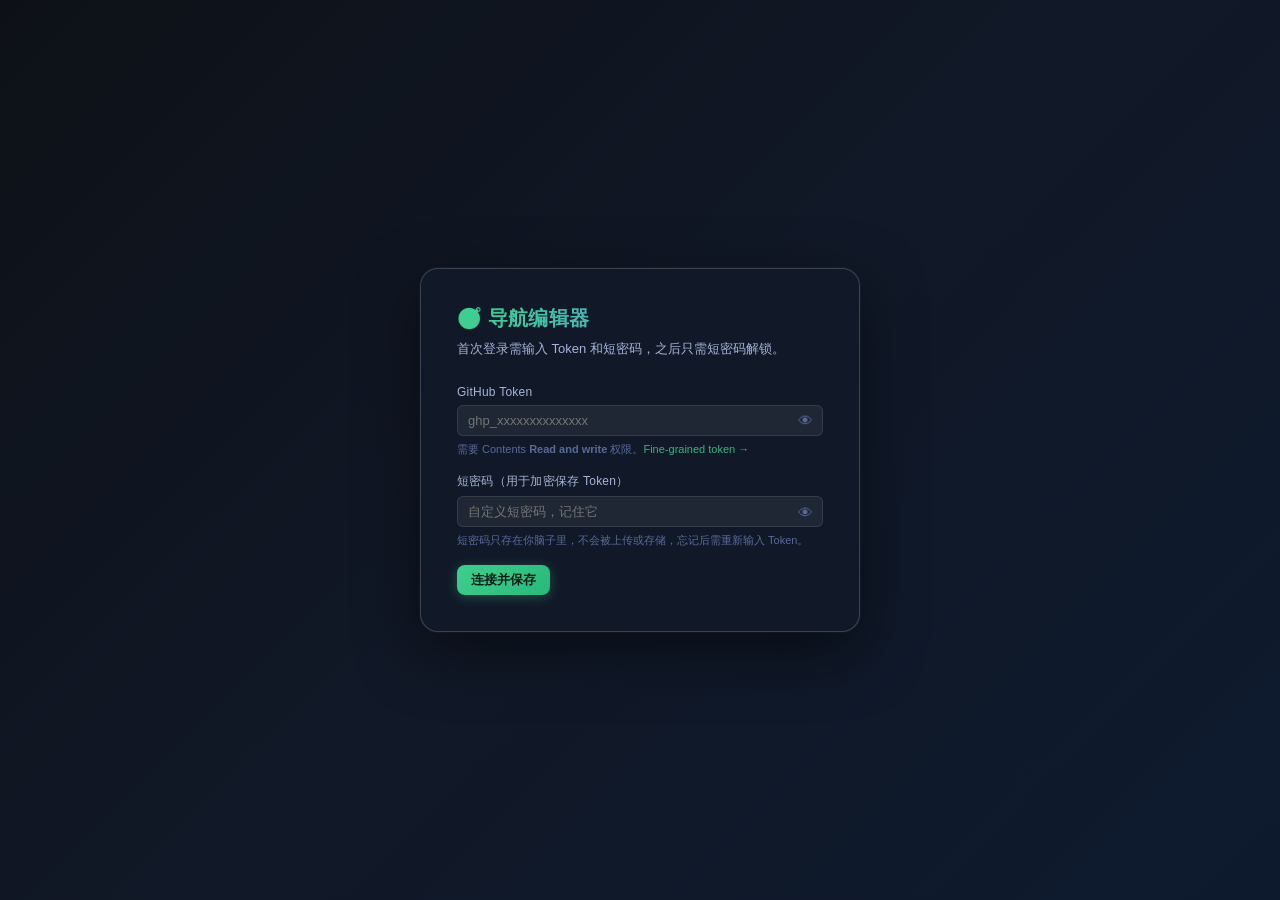
<file: admin.html>
<!DOCTYPE html>
<html lang="zh-CN">
<head>
<meta charset="UTF-8"/>
<meta name="viewport" content="width=device-width,initial-scale=1.0"/>
<title>导航编辑器</title>
<style>
*{box-sizing:border-box;margin:0;padding:0}
:root{
  --bg:#0d1117;--bg2:rgba(18,24,36,0.82);--bg3:rgba(28,36,54,0.75);
  --glass:rgba(255,255,255,0.06);--glass-hover:rgba(255,255,255,0.10);
  --border:rgba(255,255,255,0.10);--border2:rgba(255,255,255,0.18);
  --text:#f0f2ff;--text2:#a8b4d8;--text3:#5a6a9a;
  --accent:#3ecf8e;--accent2:#5de8a8;--accent-blue:#5b8ef5;
  --green:#3ecf8e;--red:#f05f7a;--orange:#f5a623;
  --radius:14px;--radius-sm:8px;--radius-xs:6px;
}
body{
  color:var(--text);
  font-family:-apple-system,BlinkMacSystemFont,'Segoe UI','PingFang SC','Microsoft YaHei',sans-serif;
  font-size:14px;
  background:linear-gradient(135deg,#0d1117 0%,#111827 50%,#0d1a2e 100%);
  min-height:100vh;
}
html,body{height:100%;overflow:hidden}
#app{display:flex;flex-direction:column;height:100vh;overflow:hidden}
#topbar{
  display:flex;align-items:center;gap:12px;padding:0 20px;height:54px;
  background:rgba(13,17,23,0.75);
  backdrop-filter:blur(20px);-webkit-backdrop-filter:blur(20px);
  border-bottom:1px solid var(--border);flex-shrink:0;z-index:100;
  box-shadow:0 2px 20px rgba(0,0,0,0.3);
}
#topbar h1{
  font-size:15px;font-weight:700;letter-spacing:0.02em;
  background:linear-gradient(90deg,var(--accent),var(--accent-blue));
  -webkit-background-clip:text;-webkit-text-fill-color:transparent;background-clip:text;
}
.topbar-right{margin-left:auto;display:flex;align-items:center;gap:8px}
#body{display:flex;flex:1;overflow:hidden}
#sidebar{
  width:200px;flex-shrink:0;
  background:rgba(13,17,23,0.65);
  backdrop-filter:blur(16px);-webkit-backdrop-filter:blur(16px);
  border-right:1px solid var(--border);
  display:flex;flex-direction:column;overflow-y:auto;
}
#sidebar::-webkit-scrollbar{width:4px}
#sidebar::-webkit-scrollbar-thumb{background:var(--border2);border-radius:4px}
#main{flex:1;overflow-y:scroll;padding:0 20px 20px;padding-bottom:calc(20px + env(safe-area-inset-bottom,0px))}
#main::-webkit-scrollbar{width:5px}
#main::-webkit-scrollbar-thumb{background:rgba(255,255,255,0.12);border-radius:4px}
.btn{display:inline-flex;align-items:center;gap:6px;padding:6px 14px;border-radius:var(--radius-sm);font-size:13px;font-weight:500;cursor:pointer;border:none;transition:all .18s}
.btn-primary{background:linear-gradient(135deg,var(--accent),#29b87a);color:#0a1f14;font-weight:600;box-shadow:0 2px 12px rgba(62,207,142,0.3)}
.btn-primary:hover{background:linear-gradient(135deg,var(--accent2),var(--accent));box-shadow:0 4px 18px rgba(62,207,142,0.45);transform:translateY(-1px)}
.btn-ghost{background:var(--glass);color:var(--text2);border:1px solid var(--border)}
.btn-ghost:hover{background:var(--glass-hover);color:var(--text);border-color:var(--border2)}
.btn-danger{background:transparent;color:var(--red);border:1px solid var(--border)}
.btn-danger:hover{background:rgba(240,95,122,.12);border-color:rgba(240,95,122,.4)}
.btn-sm{padding:4px 10px;font-size:12px}
.btn:disabled{opacity:.4;cursor:not-allowed}
.btn:active:not(:disabled){transform:scale(.97)}
input[type=text],input[type=url],input[type=password],input[type=search]{
  width:100%;padding:7px 10px;
  background:rgba(255,255,255,0.06);border:1px solid var(--border);
  border-radius:var(--radius-xs);color:var(--text);font-size:13px;outline:none;
  transition:border-color .15s,background .15s;
}
input:focus{border-color:var(--accent);background:rgba(62,207,142,0.06)}
#login-panel{display:flex;flex-direction:column;align-items:center;justify-content:center;flex:1;padding:40px 20px}
.login-card{
  background:rgba(18,26,42,0.85);backdrop-filter:blur(24px);-webkit-backdrop-filter:blur(24px);
  border:1px solid var(--border2);border-radius:18px;padding:36px;width:100%;max-width:440px;
  box-shadow:0 20px 60px rgba(0,0,0,0.5),0 0 0 1px rgba(255,255,255,0.04);
}
.login-card h2{
  font-size:20px;font-weight:700;letter-spacing:0.01em;
  background:linear-gradient(90deg,var(--accent),var(--accent-blue));
  -webkit-background-clip:text;-webkit-text-fill-color:transparent;background-clip:text;margin-bottom:6px;
}
.login-card p{color:var(--text2);font-size:13px;margin-bottom:24px;line-height:1.7}
.field{margin-bottom:16px}
.field label{display:block;font-size:12px;color:var(--text2);margin-bottom:6px;font-weight:500;letter-spacing:0.02em}
.tip{font-size:11px;color:var(--text3);margin-top:5px;line-height:1.5}
.tip a{color:var(--accent);text-decoration:none;opacity:.85}.tip a:hover{opacity:1}
.sidebar-header{padding:14px 14px 8px;font-size:10px;font-weight:700;color:var(--text3);text-transform:uppercase;letter-spacing:.1em}
.sec-item{display:flex;align-items:center;gap:7px;padding:7px 12px;cursor:pointer;border-radius:10px;margin:1px 6px;border:1px solid transparent;transition:all .15s}
.sec-item:hover{background:var(--glass);border-color:var(--border)}
.sec-item.active{background:rgba(62,207,142,0.12);border-color:rgba(62,207,142,0.3)}
.sec-item .sec-name{flex:1;font-size:13px;white-space:nowrap;overflow:hidden;text-overflow:ellipsis}
.sec-item.active .sec-name{color:var(--accent);font-weight:600}
.sec-item .sec-count{font-size:10px;color:var(--text3);background:rgba(255,255,255,0.08);padding:1px 7px;border-radius:20px;flex-shrink:0}
.sec-item.active .sec-count{background:rgba(62,207,142,0.2);color:var(--accent)}
.drag-handle{color:var(--text3);font-size:12px;cursor:grab;flex-shrink:0;user-select:none;opacity:.5;touch-action:none}
.drag-handle:active{cursor:grabbing}
.sidebar-footer{padding:12px 10px;border-top:1px solid var(--border);margin-top:auto}
.sec-header{
  display:flex;align-items:center;gap:10px;margin-bottom:16px;flex-wrap:wrap;
  position:sticky; top:0; z-index:50;
  background:var(--bg);
  padding:20px 0 0;   /* 这一行是新增的，覆盖原有的 padding-top */
}
.sec-header .cnt{font-size:12px;color:var(--text3);background:rgba(255,255,255,0.06);padding:2px 10px;border-radius:20px}
.sec-header-actions{margin-left:auto;display:flex;gap:8px;align-items:center;flex-wrap:wrap}
.links-table{width:100%;border-collapse:collapse;min-width:820px}
.links-table th{padding:8px;text-align:left;font-size:10px;font-weight:700;color:var(--text3);text-transform:uppercase;letter-spacing:.08em;border-bottom:1px solid var(--border);white-space:nowrap}
.links-table td{padding:5px;vertical-align:middle;border-bottom:1px solid rgba(255,255,255,0.05)}
.links-table tr:last-child td{border-bottom:none}
.links-table tr:hover td{background:rgba(255,255,255,.025)}
.links-table input{padding:5px 7px;font-size:12px}
.icon-cell{width:32px;height:32px;border-radius:8px;border:1.5px solid var(--border);overflow:hidden;cursor:pointer;background:rgba(255,255,255,0.06);display:flex;align-items:center;justify-content:center;margin:0 auto;position:relative;transition:all .15s;flex-shrink:0}
.icon-cell:hover{border-color:var(--accent);box-shadow:0 0 0 2px rgba(62,207,142,0.2)}
.icon-cell img{width:100%;height:100%;object-fit:contain}
.icon-cell .badge-auto{position:absolute;bottom:-1px;right:-1px;width:10px;height:10px;background:var(--bg);border-radius:50%;border:1px solid var(--border);font-size:7px;display:flex;align-items:center;justify-content:center;line-height:1}
.icon-cell .badge-custom{position:absolute;bottom:-1px;right:-1px;width:10px;height:10px;background:var(--accent);border-radius:50%;border:1px solid var(--bg)}

/* ══════════════════════════════════════════
   图标弹出面板
   - 面板本身不限高度，由JS根据视口动态设置max-height
   - 内部用flex列布局：tabs(固定) + body(flex:1可滚) + footer(固定)
   ══════════════════════════════════════════ */
.ipanel{
  position:fixed;z-index:1000;
  background:rgba(15,20,35,0.96);
  backdrop-filter:blur(24px);-webkit-backdrop-filter:blur(24px);
  border:1px solid var(--border2);border-radius:var(--radius);
  box-shadow:0 20px 60px rgba(0,0,0,0.7);
  width:360px;
  /* 高度由JS控制，这里只设display */
  display:flex;
  flex-direction:column;
  overflow:hidden; /* 防止圆角被子元素撑破 */
}
.ipanel-tabs{
  display:flex;border-bottom:1px solid var(--border);
  background:rgba(0,0,0,0.2);
  flex-shrink:0; /* tabs不压缩 */
}
.ipanel-tab{flex:1;padding:9px 0;text-align:center;font-size:12px;font-weight:500;cursor:pointer;color:var(--text3);border-bottom:2px solid transparent;transition:all .15s}
.ipanel-tab.active{color:var(--accent);border-bottom-color:var(--accent)}
.ipanel-tab:hover:not(.active){color:var(--text2)}

/* ── body区：作为flex容器撑满剩余高度 ── */
.ipanel-body{
  flex:1;
  min-height:0;
  display:flex;
  flex-direction:column;
  overflow:hidden;
}
.ipanel-body::-webkit-scrollbar{width:4px}
.ipanel-body::-webkit-scrollbar-thumb{background:var(--border2);border-radius:4px}
.pick-search{
  padding:10px 12px 6px;
  flex-shrink:0;
}
.pick-search .search-wrap{position:relative;}
.pick-search .search-wrap::before{
  content:'🔍';position:absolute;left:8px;top:50%;transform:translateY(-50%);
  font-size:11px;pointer-events:none;line-height:1;
}
.pick-search input{padding-left:26px;font-size:12px}

/* ── 图标网格滚动区：撑满pick-wrap剩余空间 ── */
.pick-grid-wrap{
  flex:1;
  min-height:0;    /* 关键：允许flex子项收缩并显示滚动条 */
  overflow-y:auto;
  overflow-x:hidden;
  padding:4px 12px 10px;
}
.pick-grid-wrap::-webkit-scrollbar{width:4px}
.pick-grid-wrap::-webkit-scrollbar-thumb{background:var(--border2);border-radius:4px}

.icon-picker-grid{
  display:grid;
  grid-template-columns:repeat(4,1fr);
  gap:8px;
  width:100%;
}
.icon-opt{display:flex;flex-direction:column;align-items:center;gap:3px;padding:6px 4px;border-radius:8px;cursor:pointer;border:1.5px solid transparent;transition:all .12s;min-width:0;overflow:hidden;}
.icon-opt:hover{background:var(--glass);border-color:var(--border)}
.icon-opt.sel{border-color:var(--accent);background:rgba(62,207,142,.1)}
.icon-opt img{width:36px;height:36px;object-fit:contain;border-radius:4px;flex-shrink:0}
.icon-opt span{
  font-size:10px;color:var(--text3);
  width:100%;min-width:0;max-width:100%;
  overflow:hidden;text-overflow:ellipsis;white-space:nowrap;
  text-align:center;display:block;
}

.ipanel-footer{
  flex-shrink:0; /* footer不压缩 */
  padding:10px 12px;border-top:1px solid var(--border);
  display:flex;gap:8px;justify-content:flex-end;
  background:rgba(0,0,0,0.15);
}

/* auto/upload tab内部 */
.auto-preview{display:flex;flex-direction:column;align-items:center;gap:10px;padding:16px 12px}
.auto-preview .big-icon{width:56px;height:56px;border-radius:12px;border:1px solid var(--border);background:var(--glass);display:flex;align-items:center;justify-content:center;overflow:hidden}
.auto-preview .big-icon img{width:100%;height:100%;object-fit:contain}
.auto-preview p{font-size:12px;color:var(--text2);text-align:center;line-height:1.5}
.auto-preview .domain{font-size:11px;color:var(--text3)}
.upload-mini{border:2px dashed var(--border2);border-radius:var(--radius-sm);margin:12px;padding:24px 16px;text-align:center;cursor:pointer;transition:all .15s}
.upload-mini:hover,.upload-mini.drag{border-color:var(--accent);background:rgba(62,207,142,.05)}
.upload-mini p{color:var(--text2);font-size:12px;margin-top:6px}
.upload-mini small{color:var(--text3);font-size:11px}

#icons-panel{display:none}
.icons-mgr-grid{display:grid;grid-template-columns:repeat(auto-fill,minmax(80px,1fr));gap:12px;margin-top:16px}
.icon-card{display:flex;flex-direction:column;align-items:center;gap:6px;padding:10px 8px;background:var(--glass);border:1px solid var(--border);border-radius:var(--radius-sm);position:relative;transition:all .15s}
.icon-card:hover{background:var(--glass-hover);border-color:var(--border2)}
.icon-card img{width:38px;height:38px;object-fit:contain;border-radius:6px}
.icon-card .iname{font-size:10px;color:var(--text2);word-break:break-all;text-align:center;line-height:1.3}
.icon-card .del-icon{position:absolute;top:4px;right:4px;width:18px;height:18px;background:var(--red);border-radius:50%;border:none;color:#fff;font-size:11px;cursor:pointer;display:flex;align-items:center;justify-content:center;opacity:0;transition:opacity .15s}
.icon-card:hover .del-icon{opacity:1}
.upload-zone{border:2px dashed var(--border2);border-radius:var(--radius);padding:28px 20px;text-align:center;cursor:pointer;transition:all .15s;background:var(--glass)}
.upload-zone:hover,.upload-zone.drag{border-color:var(--accent);background:rgba(62,207,142,.05)}
.upload-zone p{color:var(--text2);font-size:13px;margin-top:8px}
.upload-zone small{color:var(--text3);font-size:11px}
#toast{position:fixed;bottom:24px;right:24px;padding:10px 18px;border-radius:var(--radius-sm);font-size:13px;font-weight:500;z-index:9999;display:none;backdrop-filter:blur(10px)}
.toast-ok{background:rgba(62,207,142,0.15);color:var(--green);border:1px solid rgba(62,207,142,.35)}
.toast-err{background:rgba(240,95,122,0.15);color:var(--red);border:1px solid rgba(240,95,122,.35)}
.progress{height:3px;background:var(--border);border-radius:2px;overflow:hidden;margin-top:6px}
.progress-bar{height:100%;background:linear-gradient(90deg,var(--accent),var(--accent-blue));transition:width .3s}
.spinner{display:inline-block;width:14px;height:14px;border:2px solid rgba(255,255,255,0.1);border-top-color:var(--accent);border-radius:50%;animation:spin .6s linear infinite;vertical-align:middle;margin-right:6px}
@keyframes spin{to{transform:rotate(360deg)}}
.empty{text-align:center;padding:40px;color:var(--text3);font-size:13px}
.drop-line{display:none;height:2px}
.drop-line.show{display:table-row}
.drop-line td{padding:0;height:2px;background:linear-gradient(90deg,var(--accent),var(--accent-blue));border-radius:2px;box-shadow:0 0 6px rgba(62,207,142,0.6)}
.sec-drag-over{background:rgba(62,207,142,.08)!important;border-color:rgba(62,207,142,.3)!important}
.sec-hover-enter{background:rgba(62,207,142,.15)!important;border-color:rgba(62,207,142,.5)!important;box-shadow:0 0 0 2px rgba(62,207,142,.2)}
.pwd-wrap{position:relative}
.pwd-wrap input{padding-right:36px}
.eye-btn{position:absolute;right:8px;top:50%;transform:translateY(-50%);background:none;border:none;cursor:pointer;color:var(--text3);padding:2px;display:flex;align-items:center;font-size:15px;line-height:1}
.eye-btn:hover{color:var(--text2)}
.sec-title-input{max-width:220px;font-size:16px;font-weight:700;background:transparent;border:1px solid transparent;padding:4px 10px;border-radius:var(--radius-sm);color:var(--text);letter-spacing:0.01em}
.sec-title-input:focus{border-color:var(--accent);background:rgba(62,207,142,0.06);outline:none}

@media(max-width:768px){
  #topbar{padding:0 12px;gap:8px}
  #topbar h1{font-size:13px}
  #repo-label{display:none}
  .pc-label{display:none}
  .topbar-right{gap:5px}
  .topbar-right .btn-ghost:not(#mob-menu-btn):not([onclick*="showPanel"]){display:none}
  #save-btn{padding:4px 8px;font-size:11px}
  #mob-menu-btn{display:flex!important}
  #sidebar{position:fixed;left:0;top:0;bottom:0;z-index:500;width:220px;transform:translateX(-100%);transition:transform .25s ease;box-shadow:4px 0 30px rgba(0,0,0,.6)}
  #sidebar.mob-open{transform:translateX(0)}
  #mob-overlay{display:none;position:fixed;inset:0;z-index:499;background:rgba(0,0,0,.5)}
  #mob-overlay.show{display:block}
  #main{padding:0 12px 12px;padding-bottom:calc(60px + env(safe-area-inset-bottom,0px))}
  .sec-header{padding-top:12px;gap:6px}
  .sec-header-actions{width:100%;justify-content:flex-end}
  .links-table{min-width:640px}
  .login-card{padding:24px 18px}
  .ipanel{width:calc(100vw - 24px)!important}
  #toast{bottom:16px;right:12px;left:12px;text-align:center}
  .btn{min-height:36px}
  input[type=text],input[type=url],input[type=password],input[type=search]{min-height:40px;font-size:14px}
  .icon-picker-grid{grid-template-columns:repeat(3,1fr)}
}
#mob-menu-btn{display:none}
</style>
</head>
<body>
<div id="app">

<div id="login-panel">
  <div class="login-card">
    <h2>🧭 导航编辑器</h2>
    <div id="login-full">
      <p>首次登录需输入 Token 和短密码，之后只需短密码解锁。</p>
      <div class="field">
        <label>GitHub Token</label>
        <div class="pwd-wrap"><input type="password" id="inp-token" placeholder="ghp_xxxxxxxxxxxxxx"/><button type="button" class="eye-btn" onclick="togglePwd('inp-token',this)" tabindex="-1">👁</button></div>
        <div class="tip">需要 Contents <strong>Read and write</strong> 权限。<a href="https://github.com/settings/personal-access-tokens/new" target="_blank">Fine-grained token →</a></div>
      </div>
      <div class="field">
        <label>短密码（用于加密保存 Token）</label>
        <div class="pwd-wrap"><input type="password" id="inp-pin" placeholder="自定义短密码，记住它" autocomplete="new-password"/><button type="button" class="eye-btn" onclick="togglePwd('inp-pin',this)" tabindex="-1">👁</button></div>
        <div class="tip">短密码只存在你脑子里，不会被上传或存储，忘记后需重新输入 Token。</div>
      </div>
      <div style="display:flex;align-items:center;gap:10px;margin-top:4px">
        <button class="btn btn-primary" onclick="doLogin()">连接并保存</button>
        <span id="login-st" style="font-size:12px;color:var(--text3)"></span>
      </div>
    </div>
    <div id="login-unlock" style="display:none">
      <p>检测到已保存的加密 Token，输入短密码解锁。</p>
      <div class="field">
        <label>短密码</label>
        <div class="pwd-wrap"><input type="password" id="inp-pin2" placeholder="输入短密码" autocomplete="current-password" onkeydown="if(event.key==='Enter')doUnlock()"/><button type="button" class="eye-btn" onclick="togglePwd('inp-pin2',this)" tabindex="-1">👁</button></div>
      </div>
      <div style="display:flex;align-items:center;gap:10px;margin-top:4px">
        <button class="btn btn-primary" onclick="doUnlock()">解锁</button>
        <button class="btn btn-ghost" onclick="showFullLogin()">重新输入 Token</button>
        <span id="unlock-st" style="font-size:12px;color:var(--text3)"></span>
      </div>
    </div>
  </div>
</div>

<div id="editor-ui" style="display:none;flex-direction:column;flex:1;min-height:0;overflow:hidden">
  <div id="topbar">
    <button id="mob-menu-btn" class="btn btn-ghost btn-sm" onclick="toggleMobSidebar()" style="padding:4px 8px;font-size:16px">☰</button>
    <span>🧭</span>
    <h1>导航编辑器</h1>
    <span id="repo-label" style="font-size:12px;color:var(--text3)"></span>
    <div class="topbar-right">
      <span id="dirty-st" style="font-size:12px"></span>
      <button class="btn btn-ghost btn-sm" onclick="showPanel('icons')" title="图标管理">🖼 <span class="pc-label">图标管理</span></button>
      <button class="btn btn-ghost btn-sm" onclick="showPanel('links')" title="链接编辑">🔗 <span class="pc-label">链接编辑</span></button>
      <button class="btn btn-primary btn-sm" id="save-btn" onclick="saveAll()">💾 保存到 GitHub</button>
      <button class="btn btn-ghost btn-sm" onclick="doLogout()">退出</button>
      <button class="btn btn-danger btn-sm" onclick="doClearLogout()" title="退出并清除本地存储">🗑 清除</button>
    </div>
  </div>
  <div id="mob-overlay" onclick="closeMobSidebar()"></div>
  <div id="body">
    <div id="sidebar">
      <div class="sidebar-header">分类</div>
      <div id="sec-list"></div>
      <div class="sidebar-footer">
        <button class="btn btn-ghost" style="width:100%;justify-content:center;font-size:12px" onclick="addSection()">＋ 新建分类</button>
      </div>
    </div>
    <div id="main">
      <div id="links-panel">
        <div id="links-content"><div class="empty"><span class="spinner"></span>正在加载…</div></div>
      </div>
      <div id="icons-panel">
        <div style="display:flex;align-items:center;justify-content:space-between;margin-bottom:16px;flex-wrap:wrap;gap:10px">
          <div>
            <h2 style="font-size:16px;font-weight:700">图标管理</h2>
            <p style="font-size:12px;color:var(--text3);margin-top:3px">存储在仓库 <code style="background:var(--glass);padding:1px 6px;border-radius:4px">icons/logos/</code> 目录</p>
          </div>
          <button class="btn btn-primary btn-sm" onclick="document.getElementById('icon-file-input').click()">＋ 上传图标</button>
          <input id="icon-file-input" type="file" accept="image/*,.svg,.ico" multiple style="display:none" onchange="uploadIconFiles(Array.from(event.target.files));event.target.value=''">
        </div>
        <div class="upload-zone" id="drop-zone"
          onclick="document.getElementById('icon-file-input').click()"
          ondragover="event.preventDefault();this.classList.add('drag')"
          ondragleave="this.classList.remove('drag')"
          ondrop="handleIconDrop(event)">
          <svg width="28" height="28" viewBox="0 0 24 24" fill="none" stroke="var(--text3)" stroke-width="1.5"><path d="M21 15v4a2 2 0 0 1-2 2H5a2 2 0 0 1-2-2v-4"/><polyline points="17 8 12 3 7 8"/><line x1="12" y1="3" x2="12" y2="15"/></svg>
          <p>点击或拖拽上传图标</p>
          <small>PNG · SVG · ICO · JPG · WebP</small>
        </div>
        <div id="upload-prog" style="display:none;margin-top:10px">
          <div style="font-size:12px;color:var(--text2)" id="prog-txt"></div>
          <div class="progress"><div class="progress-bar" id="prog-bar" style="width:0"></div></div>
        </div>
        <div class="icons-mgr-grid" id="icons-grid"><div class="empty"><span class="spinner"></span>加载中…</div></div>
      </div>
    </div>
  </div>
</div>

<!-- 图标选择面板：tabs(固定)+body(可滚动)+footer(固定) -->
<div id="ipanel" class="ipanel" style="display:none">
  <div class="ipanel-tabs">
    <div class="ipanel-tab active" onclick="switchITab('auto')">🌐 自动获取</div>
    <div class="ipanel-tab" onclick="switchITab('upload')">⬆ 上传</div>
    <div class="ipanel-tab" onclick="switchITab('pick')">📁 已上传</div>
  </div>
  <div class="ipanel-body" id="ipanel-body"></div>
  <div class="ipanel-footer">
    <button class="btn btn-ghost btn-sm" onclick="closeIPPanel()">取消</button>
    <button class="btn btn-primary btn-sm" onclick="confirmIcon()">确认</button>
  </div>
</div>
<div id="ipanel-backdrop" style="display:none;position:fixed;inset:0;z-index:999" onclick="closeIPPanel()"></div>
<div id="toast"></div>

<script>
const ICONS_DIR='icons/logos';
const ICONS_PREFIX='icons/logos/';
const _basePath=location.pathname.replace(/\/admin(\.html.*)?$/,'');
const SITE_ICON_BASE=location.origin+_basePath+'/icons/logos/';

let TOKEN='',REPO='',BRANCH='main';
let linksData=[],iconsData=[],linksSha='';
let currentSec=0,isDirty=false;
let dragRowSrc=null,dragSecSrc=null,_crossSecTarget=null,_secHoverTimer=null;
let pickerTarget=null,pickerTab='auto',pickerPendingIcon='';
let _faviconProvider='duckduckgo',_faviconProxy='';

const DEFAULT_ICON='[data-uri]';

function _withProxy(url){return _faviconProxy?_faviconProxy+'/'+url.replace(/^https?:\/\//,''):url;}
function buildFaviconUrl(domain){
  if(!domain)return DEFAULT_ICON;
  if(_faviconProvider==='google')return _withProxy(`https://www.google.com/s2/favicons?sz=64&domain=${domain}`);
  return _withProxy(`https://icons.duckduckgo.com/ip3/${domain}.ico`);
}
(async function syncFaviconConfig(){
  try{
    for(const p of['./main.js','../main.js']){
      try{
        const r=await fetch(p);if(!r.ok)continue;
        const t=await r.text();
        const pm=t.match(/FAVICON_PROVIDER\s*=\s*['"](\w+)['"]/);
        const qm=t.match(/(?:^|\n)const PROXY\s*=\s*['"]([^'"]*)['"]/m);
        if(pm)_faviconProvider=pm[1];if(qm)_faviconProxy=qm[1];break;
      }catch{}
    }
  }catch{}
})();

const uid=()=>Math.random().toString(36).slice(2,9);
const esc=s=>(s||'').replace(/&/g,'&amp;').replace(/"/g,'&quot;').replace(/</g,'&lt;');
function getDomain(url){try{return new URL(url).hostname;}catch{return '';}}

let toastTimer;
function toast(msg,type='ok',dur=2800){
  const el=document.getElementById('toast');
  el.textContent=msg;el.className='toast-'+type;el.style.display='block';
  clearTimeout(toastTimer);toastTimer=setTimeout(()=>el.style.display='none',dur);
}
function setDirty(v=true){
  isDirty=v;
  const el=document.getElementById('dirty-st');
  el.textContent=v?'● 未保存':'';el.style.color=v?'var(--orange)':'';
}

const HARDCODED_REPO='WZ123-123/Simple-Nav-Page';
const HARDCODED_BRANCH='main';
function detectRepo(){
  if(HARDCODED_REPO)return{repo:HARDCODED_REPO,branch:HARDCODED_BRANCH};
  const host=location.hostname,path=location.pathname;
  const m=host.match(/^([^.]+)\.github\.io$/);
  if(m){const o=m[1],s=path.split('/').filter(Boolean)[0]||'';if(s)return{repo:`${o}/${s}`,branch:'main'};}
  return{repo:sessionStorage.getItem('nr')||'',branch:sessionStorage.getItem('nb')||'main'};
}

async function deriveKey(pin){
  const base=await crypto.subtle.importKey('raw',new TextEncoder().encode(pin),{name:'PBKDF2'},false,['deriveKey']);
  return crypto.subtle.deriveKey({name:'PBKDF2',salt:new TextEncoder().encode('nav-editor-salt'),iterations:100000,hash:'SHA-256'},base,{name:'AES-GCM',length:256},false,['encrypt','decrypt']);
}
async function encryptToken(pin,token){
  const key=await deriveKey(pin),iv=crypto.getRandomValues(new Uint8Array(12));
  const enc=await crypto.subtle.encrypt({name:'AES-GCM',iv},key,new TextEncoder().encode(token));
  const buf=new Uint8Array(12+enc.byteLength);buf.set(iv);buf.set(new Uint8Array(enc),12);
  return btoa(String.fromCharCode(...buf));
}
async function decryptToken(pin,data){
  const buf=Uint8Array.from(atob(data),c=>c.charCodeAt(0));
  const iv=buf.slice(0,12),ct=buf.slice(12),key=await deriveKey(pin);
  const dec=await crypto.subtle.decrypt({name:'AES-GCM',iv},key,ct);
  return new TextDecoder().decode(dec);
}

function hasStoredToken(){return!!localStorage.getItem('enc_token');}
function loadSaved(){
  if(hasStoredToken()){
    document.getElementById('login-full').style.display='none';
    document.getElementById('login-unlock').style.display='block';
    setTimeout(()=>document.getElementById('inp-pin2')?.focus(),100);
  }
}
function showFullLogin(){
  document.getElementById('login-full').style.display='block';
  document.getElementById('login-unlock').style.display='none';
  document.getElementById('login-st').textContent='';
}

async function doUnlock(){
  const pin=document.getElementById('inp-pin2').value;
  if(!pin){toast('请输入短密码','err');return;}
  const st=document.getElementById('unlock-st');st.textContent='解锁中…';
  try{
    TOKEN=await decryptToken(pin,localStorage.getItem('enc_token'));
    const{repo,branch}=detectRepo();REPO=repo;BRANCH=branch;
    if(!REPO){st.textContent='❌ 无法识别仓库';return;}
    await gh(`git/ref/heads/${BRANCH}`);
    sessionStorage.setItem('nt',TOKEN);
    document.getElementById('login-panel').style.display='none';
    const eu=document.getElementById('editor-ui');eu.style.display='flex';eu.style.flex='1';eu.style.minHeight='0';eu.style.overflow='hidden';
    document.getElementById('repo-label').textContent=REPO+' @ '+BRANCH;
    await loadIcons();await loadLinks();
  }catch(e){
    st.textContent='❌ '+(e.message.includes('operation-specific')||e.message.includes('decrypt')?'短密码错误':e.message);
  }
}

async function gh(path,opts={}){
  const res=await fetch(`https://api.github.com/repos/${REPO}/${path}`,{
    ...opts,headers:{'Authorization':'Bearer '+TOKEN,'Accept':'application/vnd.github+json','X-GitHub-Api-Version':'2022-11-28',...(opts.headers||{})}
  });
  if(!res.ok){const e=await res.json().catch(()=>({}));throw new Error(e.message||'HTTP '+res.status);}
  return res.status===204?null:res.json();
}
async function getFile(fp){
  const d=await gh(`contents/${fp}?ref=${BRANCH}`);
  return{content:decodeURIComponent(escape(atob(d.content.replace(/\s/g,'')))),sha:d.sha};
}
async function putFile(fp,content,sha,msg){
  return gh(`contents/${fp}`,{method:'PUT',headers:{'Content-Type':'application/json'},
    body:JSON.stringify({message:msg,content:btoa(unescape(encodeURIComponent(content))),...(sha?{sha}:{}),branch:BRANCH})});
}
async function putBinary(fp,bytes,sha,msg){
  let s='';bytes.forEach(b=>s+=String.fromCharCode(b));
  return gh(`contents/${fp}`,{method:'PUT',headers:{'Content-Type':'application/json'},
    body:JSON.stringify({message:msg,content:btoa(s),...(sha?{sha}:{}),branch:BRANCH})});
}
async function delFile(fp,sha,msg){
  return gh(`contents/${fp}`,{method:'DELETE',headers:{'Content-Type':'application/json'},
    body:JSON.stringify({message:msg,sha,branch:BRANCH})});
}

async function doLogin(){
  TOKEN=document.getElementById('inp-token').value.trim();
  const pin=document.getElementById('inp-pin').value;
  if(!TOKEN){toast('请输入 GitHub Token','err');return;}
  if(!pin){toast('请设置短密码','err');return;}
  const{repo,branch}=detectRepo();REPO=repo;BRANCH=branch;
  if(!REPO){toast('无法自动识别仓库','err');return;}
  const st=document.getElementById('login-st');st.textContent='连接中…';
  try{
    await gh(`git/ref/heads/${BRANCH}`);
    localStorage.setItem('enc_token',await encryptToken(pin,TOKEN));
    sessionStorage.setItem('nt',TOKEN);
    document.getElementById('login-panel').style.display='none';
    const eu=document.getElementById('editor-ui');eu.style.display='flex';eu.style.flex='1';eu.style.minHeight='0';eu.style.overflow='hidden';
    document.getElementById('repo-label').textContent=REPO+' @ '+BRANCH;
    await loadIcons();await loadLinks();
  }catch(e){st.textContent='❌ '+e.message;}
}
function doLogout(){sessionStorage.clear();location.reload();}
function doClearLogout(){
  if(!confirm('确定清除本地保存的加密 Token 吗？下次需重新输入。'))return;
  localStorage.removeItem('enc_token');sessionStorage.clear();location.reload();
}

async function loadLinks(){
  try{
    const{content,sha}=await getFile('links.json');linksSha=sha;
    const raw=JSON.parse(content);
    linksData=raw.map(sec=>({...sec,_id:uid(),items:(sec.items||[]).map(it=>({...it,_id:uid()}))}));
    renderSidebar();renderSection(currentSec);
  }catch(e){toast('加载 links.json 失败：'+e.message,'err',6000);}
}
async function loadIcons(){
  try{
    const files=await gh(`contents/${ICONS_DIR}?ref=${BRANCH}&_nc=${Date.now()}`).catch(()=>[]);
    iconsData=Array.isArray(files)
      ?files.filter(f=>/\.(png|jpg|jpeg|svg|ico|webp|gif)$/i.test(f.name)).map(f=>({name:f.name,sha:f.sha,url:f.download_url}))
      :[];
  }catch{iconsData=[];}
  renderIconsGrid();
}

function showPanel(p){
  document.getElementById('links-panel').style.display=p==='links'?'block':'none';
  document.getElementById('icons-panel').style.display=p==='icons'?'block':'none';
  document.getElementById('sidebar').style.display=p==='links'?'flex':'none';
  if(p==='icons')renderIconsGrid();
}

function renderSidebar(){
  document.getElementById('sec-list').innerHTML=linksData.map((sec,si)=>`
    <div class="sec-item ${si===currentSec?'active':''}" data-si="${si}"
      onclick="selectSection(${si})"
      ondragover="onSecItemDragOver(event,${si})"
      ondragleave="onSecItemDragLeave(event,${si})"
      ondrop="onSecItemDrop(event,${si})">
      <span class="drag-handle" onmousedown="onSecHandleMousedown(event,${si})" ontouchstart="onSecHandleMousedown(event,${si})">⠿</span>
      <span class="sec-name">${esc(sec.section)}</span>
      <span class="sec-count">${sec.items.length}</span>
    </div>`).join('');
}
function selectSection(si){
  currentSec=si;renderSidebar();renderSection(si);showPanel('links');
  if(window.innerWidth<=768)closeMobSidebar();
}
function onSecHandleMousedown(e,si){
  e.stopPropagation();
  const item=document.querySelector(`.sec-item[data-si="${si}"]`);if(!item)return;
  item.draggable=true;dragSecSrc=si;item.style.opacity='.4';
  const cleanup=()=>{item.draggable=false;item.style.opacity='';document.removeEventListener('dragend',cleanup);};
  document.addEventListener('dragend',cleanup);
}
function onSecItemDragOver(e,ti){
  if(dragSecSrc===null||dragRowSrc!==null)return;e.preventDefault();
  document.querySelectorAll('.sec-item').forEach(el=>el.classList.remove('sec-drag-over'));
  document.querySelector(`.sec-item[data-si="${ti}"]`)?.classList.add('sec-drag-over');
}
function onSecItemDragLeave(e,ti){document.querySelector(`.sec-item[data-si="${ti}"]`)?.classList.remove('sec-drag-over');}
function onSecItemDrop(e,ti){
  e.preventDefault();
  document.querySelectorAll('.sec-item').forEach(el=>el.classList.remove('sec-drag-over','sec-hover-enter'));
  if(dragSecSrc===null||dragSecSrc===ti)return;
  const[m]=linksData.splice(dragSecSrc,1);linksData.splice(ti,0,m);
  currentSec=ti;dragSecSrc=null;setDirty();renderSidebar();renderSection(currentSec);
}

function renderSection(si){
  const panel=document.getElementById('links-content');
  if(!linksData.length){panel.innerHTML='<div class="empty">还没有分类，点击左侧添加</div>';return;}
  const sec=linksData[si];if(!sec){panel.innerHTML='';return;}
  panel.innerHTML=`
    <div class="sec-header">
      <input class="sec-title-input" type="text" value="${esc(sec.section)}"
        onfocus="this.style.borderColor='var(--accent)'"
        onblur="this.style.borderColor='transparent'"
        onchange="linksData[${si}].section=this.value;setDirty();renderSidebar()">
      <span class="cnt">${sec.items.length} 条</span>
      <div class="sec-header-actions">
        <button class="btn btn-ghost btn-sm" onclick="addItem(${si})">＋ 添加</button>
        <button class="btn btn-danger btn-sm" onclick="deleteSection(${si})">删除分类</button>
      </div>
    </div>
    <div style="overflow-x:auto">
    <table class="links-table">
      <thead><tr>
        <th style="width:18px"></th><th style="width:44px;text-align:center">图标</th>
        <th style="min-width:110px">名称</th><th style="min-width:180px">URL（外网）</th>
        <th style="min-width:120px">简介</th><th style="min-width:120px">搜索词</th>
        <th style="min-width:150px">内网地址</th><th style="width:44px"></th>
      </tr></thead>
      <tbody id="tbody-${si}">${sec.items.map((it,ii)=>rowHtml(si,ii,it)).join('')}</tbody>
    </table></div>`;
}
function iconCellHtml(si,ii,it){
  const domain=getDomain(it.url);
  if(it.icon){
    const name=it.icon.replace(/^.*\/([^/]+)$/,'$1');
    const found=iconsData.find(i=>i.name===name);
    const ts=found?found.sha.slice(-6):Date.now();
    return `<div class="icon-cell" onclick="openIPPanel(${si},${ii},this)" title="自定义：${esc(name)}">
      <img src="${SITE_ICON_BASE+name}?t=${ts}" alt="" onerror="this.src='${found?found.url:''}'">
      <div class="badge-custom"></div></div>`;
  }
  const favUrl=domain?buildFaviconUrl(domain):'';
  return `<div class="icon-cell" onclick="openIPPanel(${si},${ii},this)" title="自动抓取：${domain||'无URL'}">
    ${favUrl?`<img src="${favUrl}" alt="" onerror="this.src=''">`:'<span style="font-size:16px">🌐</span>'}
    <div class="badge-auto">⚡</div></div>`;
}
function rowHtml(si,ii,it){
  return`<tr data-si="${si}" data-ii="${ii}"
    ondragover="onRowDragOver(event,${si},${ii})"
    ondragleave="onRowDragLeave(event)"
    ondrop="onRowDrop(event,${si},${ii})"
    ondragend="onRowDragEnd(event)">
    <td><span class="drag-handle" onmousedown="onRowHandleMousedown(event,${si},${ii})" ontouchstart="onRowHandleMousedown(event,${si},${ii})">⠿</span></td>
    <td style="text-align:center">${iconCellHtml(si,ii,it)}</td>
    <td><input type="text" value="${esc(it.title)}" placeholder="名称" onchange="upd(${si},${ii},'title',this.value)"></td>
    <td><input type="url" value="${esc(it.url)}" placeholder="https://" onchange="updUrl(${si},${ii},this.value)"></td>
    <td><input type="text" value="${esc(it.desc||'')}" placeholder="简介" onchange="upd(${si},${ii},'desc',this.value)"></td>
    <td><input type="text" value="${esc(it['data-desc']||'')}" placeholder="关键词" onchange="upd(${si},${ii},'data-desc',this.value)"></td>
    <td><input type="url" value="${esc(it.intranet||'')}" placeholder="http://192.168.x.x" onchange="upd(${si},${ii},'intranet',this.value)"></td>
    <td><button class="btn btn-danger btn-sm" onclick="deleteItem(${si},${ii})">✕</button></td>
  </tr>`;
}

let _dragRowEl=null;
function onRowHandleMousedown(e,si,ii){
  e.stopPropagation();
  const row=e.currentTarget.closest('tr');if(!row)return;
  row.draggable=true;dragRowSrc={si,ii};row.style.opacity='.4';
  _dragRowEl=row;
}
let _dropLineRow=null;
function showDropLine(tbody,afterIdx){
  if(_dropLineRow){_dropLineRow.remove();_dropLineRow=null;}
  const tr=document.createElement('tr');tr.className='drop-line show';
  const td=document.createElement('td');td.colSpan=8;
  td.style.cssText='padding:0;height:2px;background:linear-gradient(90deg,#3ecf8e,#5b8ef5);border-radius:2px;box-shadow:0 0 6px rgba(62,207,142,0.6)';
  tr.appendChild(td);
  const rows=tbody.querySelectorAll('tr:not(.drop-line)');
  afterIdx>=rows.length-1?tbody.appendChild(tr):tbody.insertBefore(tr,rows[afterIdx+1]);
  _dropLineRow=tr;
}
function removeDropLine(){if(_dropLineRow){_dropLineRow.remove();_dropLineRow=null;}}
function onRowDragOver(e,si,ii){
  e.preventDefault();e.dataTransfer.dropEffect='move';
  const rect=e.currentTarget.getBoundingClientRect();
  const after=e.clientY>rect.top+rect.height/2;
  const tbody=document.getElementById(`tbody-${si}`);
  if(tbody)showDropLine(tbody,after?ii:ii-1);
}
function onRowDragLeave(){}
function onRowDrop(e,si,ii){
  e.preventDefault();removeDropLine();
  if(!dragRowSrc)return;
  const{si:srcSi,ii:srcIi}=dragRowSrc;
  const after=e.clientY>e.currentTarget.getBoundingClientRect().top+e.currentTarget.getBoundingClientRect().height/2;
  if(srcSi===si){
    const items=linksData[si].items;
    const[m]=items.splice(srcIi,1);
    let at=after?ii:ii-1;at++;if(srcIi<at)at--;
    items.splice(Math.max(0,at),0,m);
    setDirty();renderSection(si);
  }else{
    const[m]=linksData[srcSi].items.splice(srcIi,1);
    let at=after?ii+1:ii;if(at<0)at=0;
    linksData[si].items.splice(at,0,m);
    setDirty();currentSec=si;renderSidebar();renderSection(si);
    toast(`已移动到「${linksData[si].section}」`);
  }
  dragRowSrc=null;_crossSecTarget=null;clearSecHoverTimer();clearAllSecHover();
}
function onRowDragEnd(e){
  removeDropLine();
  if(_dragRowEl){_dragRowEl.draggable=false;_dragRowEl.style.opacity='';_dragRowEl=null;}
  clearAllSecHover();clearSecHoverTimer();
  dragRowSrc=null;_crossSecTarget=null;
}

function initSidebarCrossSecDrag(){
  const sl=document.getElementById('sec-list');
  sl.addEventListener('dragover',onSidebarDragOver);
  sl.addEventListener('dragleave',onSidebarDragLeave);
  sl.addEventListener('drop',onSidebarDrop);
}
function onSidebarDragOver(e){
  if(!dragRowSrc)return;e.preventDefault();e.dataTransfer.dropEffect='move';
  const item=e.target.closest('.sec-item');if(!item)return;
  const si=parseInt(item.dataset.si);if(isNaN(si))return;
  if(_crossSecTarget!==si){
    _crossSecTarget=si;clearSecHoverTimer();clearAllSecHover();
    item.classList.add('sec-hover-enter');
    _secHoverTimer=setTimeout(()=>{
      if(_crossSecTarget===si&&dragRowSrc){
        currentSec=si;renderSidebar();renderSection(si);
        document.querySelector(`.sec-item[data-si="${si}"]`)?.classList.add('sec-hover-enter');
      }
    },300);
  }
}
function onSidebarDragLeave(e){
  const item=e.target.closest('.sec-item');if(!item)return;
  if(e.relatedTarget&&item.contains(e.relatedTarget))return;
  const si=parseInt(item.dataset.si);
  if(_crossSecTarget===si){_crossSecTarget=null;clearSecHoverTimer();item.classList.remove('sec-hover-enter');}
}
function onSidebarDrop(e){
  if(!dragRowSrc)return;e.preventDefault();
  const item=e.target.closest('.sec-item');if(!item)return;
  const si=parseInt(item.dataset.si);if(isNaN(si))return;
  const{si:srcSi,ii:srcIi}=dragRowSrc;
  if(srcSi===si)return;
  const[m]=linksData[srcSi].items.splice(srcIi,1);
  linksData[si].items.push(m);setDirty();currentSec=si;
  renderSidebar();renderSection(si);toast(`已移动到「${linksData[si].section}」末尾`);
  dragRowSrc=null;clearAllSecHover();clearSecHoverTimer();removeDropLine();
}
function clearSecHoverTimer(){if(_secHoverTimer){clearTimeout(_secHoverTimer);_secHoverTimer=null;}}
function clearAllSecHover(){
  document.querySelectorAll('.sec-hover-enter').forEach(el=>el.classList.remove('sec-hover-enter'));
  document.querySelectorAll('.sec-drag-over').forEach(el=>el.classList.remove('sec-drag-over'));
}

function upd(si,ii,k,v){linksData[si].items[ii][k]=v;setDirty();}
function updUrl(si,ii,v){
  linksData[si].items[ii].url=v;setDirty();
  if(!linksData[si].items[ii].icon){
    const domain=getDomain(v);
    const row=document.querySelector(`#tbody-${si} tr[data-ii="${ii}"]`);
    if(row&&domain)row.querySelector('.icon-cell img')?.setAttribute('src',buildFaviconUrl(domain));
  }
}
function addItem(si){
  linksData[si].items.push({_id:uid(),title:'',url:'',desc:'','data-desc':'',icon:'',intranet:''});
  setDirty();renderSection(si);renderSidebar();
  setTimeout(()=>{const rows=document.querySelectorAll(`#tbody-${si} tr`);rows[rows.length-1]?.querySelector('input')?.focus();},50);
}
function deleteItem(si,ii){
  if(!confirm('确定删除「'+linksData[si].items[ii].title+'」？'))return;
  linksData[si].items.splice(ii,1);setDirty();renderSection(si);renderSidebar();
}
function addSection(){
  linksData.push({_id:uid(),section:'新分类',items:[]});
  currentSec=linksData.length-1;setDirty();renderSidebar();renderSection(currentSec);showPanel('links');
}
function deleteSection(si){
  if(!confirm(`确定删除「${linksData[si].section}」？`))return;
  linksData.splice(si,1);
  currentSec=Math.min(Math.max(0,si-1),linksData.length-1);
  setDirty();renderSidebar();
  if(linksData.length)renderSection(currentSec);
  else document.getElementById('links-content').innerHTML='<div class="empty">还没有分类，点击左侧添加</div>';
}

/* ══════════════════════════════════════════
   问题3修复：智能定位弹出面板
   - 计算上下剩余空间，选空间大的方向展开
   - 给面板设置精确的 max-height，保证不超出视口
   ══════════════════════════════════════════ */
function openIPPanel(si,ii,cellEl){
  pickerTarget={si,ii};
  pickerPendingIcon=linksData[si].items[ii].icon||'';

  const panel=document.getElementById('ipanel');
  const GAP=8;
  const vw=window.innerWidth,vh=window.innerHeight;
  const isMobile=vw<=768;
  const rect=cellEl.getBoundingClientRect();
  const pw=isMobile?vw-24:360;
  const spaceBelow=vh-rect.bottom-GAP*2;
  const spaceAbove=rect.top-GAP*2;
  const useBelow=spaceBelow>=spaceAbove||spaceBelow>=200;
  const panelH=Math.min(Math.max(useBelow?spaceBelow:spaceAbove,200),480);

  let left=isMobile?12:rect.left;
  if(!isMobile){if(left+pw>vw-GAP)left=vw-pw-GAP;if(left<GAP)left=GAP;}

  const topVal=useBelow?rect.bottom+GAP:rect.top-GAP-panelH;

  // 关键顺序：先设 height，再 display:flex，子项 flex:1 才能正确撑开
  panel.style.position='fixed';
  panel.style.width=pw+'px';
  panel.style.height=panelH+'px';
  panel.style.maxHeight='none';
  panel.style.top=topVal+'px';
  panel.style.left=left+'px';
  panel.style.right='auto';
  panel.style.bottom='auto';
  panel.style.visibility='hidden';
  panel.style.display='flex'; // display最后设，此时height已确定

  document.getElementById('ipanel-backdrop').style.display='block';
  switchITab(pickerPendingIcon?'pick':'auto');
  requestAnimationFrame(()=>{panel.style.visibility='visible';});
}
function closeIPPanel(){
  document.getElementById('ipanel').style.display='none';
  document.getElementById('ipanel-backdrop').style.display='none';
  pickerTarget=null;
}
function switchITab(tab){
  pickerTab=tab;
  document.querySelectorAll('.ipanel-tab').forEach((el,i)=>{
    el.classList.toggle('active',['auto','upload','pick'][i]===tab);
  });
  renderITabBody();
}
function renderITabBody(){
  const body=document.getElementById('ipanel-body');
  // 每次切换tab前重置overflow（各tab自己设置）
  body.style.overflowY='hidden';

  const{si,ii}=pickerTarget||{si:0,ii:0};
  const item=linksData[si]?.items[ii]||{};
  const domain=getDomain(item.url||'');

  if(pickerTab==='auto'){
    const favUrl=domain?buildFaviconUrl(domain):'';
    pickerPendingIcon='';
    // auto tab：内容少，body整体overflow-y:auto即可
    body.style.overflowY='auto';
    body.innerHTML=`<div class="auto-preview">
      <div class="big-icon">
        ${favUrl?`<img src="${favUrl}" alt="" onerror="this.parentNode.innerHTML='🌐'" style="width:100%;height:100%;object-fit:contain">`:'<span style="font-size:28px">🌐</span>'}
      </div>
      <p>${!item.icon?'<span style="color:var(--green)">✓ 当前已是自动获取模式</span>':'点击「确认」将切换为自动获取'}</p>
      <div class="domain">${domain||'（URL 为空，无法抓取）'}</div>
      <div style="font-size:11px;color:var(--text3);margin-top:4px">来源：google/duckduckgo</div>
    </div>`;

  }else if(pickerTab==='upload'){
    body.style.overflowY='auto';
    body.innerHTML=`
      <div class="upload-mini" id="mini-drop"
        onclick="document.getElementById('mini-file').click()"
        ondragover="event.preventDefault();this.classList.add('drag')"
        ondragleave="this.classList.remove('drag')"
        ondrop="handleMiniDrop(event)">
        <svg width="24" height="24" viewBox="0 0 24 24" fill="none" stroke="var(--text3)" stroke-width="1.5"><path d="M21 15v4a2 2 0 0 1-2 2H5a2 2 0 0 1-2-2v-4"/><polyline points="17 8 12 3 7 8"/><line x1="12" y1="3" x2="12" y2="15"/></svg>
        <p>点击或拖拽上传</p><small>上传后自动选中并应用</small>
      </div>
      <input id="mini-file" type="file" accept="image/*,.svg,.ico" style="display:none" onchange="handleMiniUpload(event)">
      <div id="mini-prog" style="display:none;padding:0 12px 8px">
        <div style="font-size:11px;color:var(--text2)" id="mini-prog-txt"></div>
        <div class="progress"><div class="progress-bar" id="mini-prog-bar" style="width:0"></div></div>
      </div>`;

  }else{
    // pick tab：body作为flex容器，搜索框固定，网格区域flex:1滚动
    body.style.overflowY='hidden';
    body.innerHTML=`
      <div class="pick-search">
        <div class="search-wrap">
          <input type="search" placeholder="搜索图标名称…" oninput="filterPickGrid(this.value)">
        </div>
      </div>
      <div class="pick-grid-wrap" id="pick-grid-wrap"></div>`;
    renderPickGrid('');
  }
}

/* 问题2修复：搜索匹配完整文件名（含扩展名），显示时去扩展名截断，title属性显示全名 */
function filterPickGrid(q){
  renderPickGrid(q);
}
function renderPickGrid(q){
  const wrap=document.getElementById('pick-grid-wrap');
  if(!wrap)return;
  const list=q
    ?iconsData.filter(ic=>ic.name.toLowerCase().includes(q.toLowerCase()))
    :iconsData;

  if(!iconsData.length){
    wrap.innerHTML='<div style="text-align:center;padding:24px;font-size:12px;color:var(--text3)">暂无图标，请先上传</div>';
    return;
  }
  if(!list.length){
    wrap.innerHTML='<div style="text-align:center;padding:24px;font-size:12px;color:var(--text3)">没有匹配的图标</div>';
    return;
  }
  wrap.innerHTML=`<div class="icon-picker-grid">${list.map(ic=>{
    const val=ICONS_PREFIX+ic.name;
    const disp=ic.name.replace(/\.[^.]+$/,''); // 显示去扩展名
    return`<div class="icon-opt${pickerPendingIcon===val?' sel':''}"
      title="${esc(ic.name)}"
      onclick="selectPendingIcon('${esc(val)}',this)">
      <img src="${SITE_ICON_BASE+ic.name}?t=${ic.sha.slice(-6)}" alt="" onerror="this.src='${ic.url}'">
      <span>${esc(disp)}</span>
    </div>`;
  }).join('')}</div>`;
}
function selectPendingIcon(val,el){
  pickerPendingIcon=val;
  document.querySelectorAll('.icon-opt').forEach(o=>o.classList.remove('sel'));
  el.classList.add('sel');
}

async function handleMiniUpload(e){
  const file=e.target.files[0];e.target.value='';if(!file)return;
  await doSingleIconUpload(file);
}
async function handleMiniDrop(e){
  e.preventDefault();document.getElementById('mini-drop')?.classList.remove('drag');
  const file=e.dataTransfer.files[0];if(!file)return;
  await doSingleIconUpload(file);
}
async function doSingleIconUpload(file){
  const prog=document.getElementById('mini-prog'),bar=document.getElementById('mini-prog-bar'),txt=document.getElementById('mini-prog-txt');
  prog.style.display='block';txt.textContent='上传中…';bar.style.width='30%';
  try{
    const bytes=new Uint8Array(await file.arrayBuffer());
    let sha='';
    try{const ex=await gh(`contents/${ICONS_DIR}/${encodeURIComponent(file.name)}?ref=${BRANCH}`);sha=ex.sha;}catch{}
    await putBinary(`${ICONS_DIR}/${file.name}`,bytes,sha,`upload icon: ${file.name}`);
    bar.style.width='100%';
    await loadIcons();renderIconsGrid();
    pickerPendingIcon=ICONS_PREFIX+file.name;
    toast('✅ 上传成功，已自动选中');
    switchITab('pick');
    requestAnimationFrame(()=>document.querySelector('.icon-opt.sel')?.scrollIntoView({block:'center',behavior:'smooth'}));
  }catch(err){toast('上传失败：'+err.message,'err');prog.style.display='none';}
}

function confirmIcon(){
  if(!pickerTarget)return;
  const{si,ii}=pickerTarget;
  linksData[si].items[ii].icon=pickerPendingIcon;
  setDirty();closeIPPanel();
  const tbody=document.getElementById(`tbody-${si}`);
  if(tbody){
    const row=tbody.querySelector(`tr[data-ii="${ii}"]`);
    if(row)row.cells[1].innerHTML=iconCellHtml(si,ii,linksData[si].items[ii]);
  }
}

async function deleteIcon(name,sha){
  if(!confirm(`确定删除图标「${name}」？\n（已使用该图标的链接将回退到自动获取）`))return;
  try{
    await delFile(`${ICONS_DIR}/${name}`,sha,`delete icon: ${name}`);
    let aff=0;
    linksData.forEach(sec=>sec.items.forEach(it=>{
      if(it.icon&&it.icon.replace(/^.*\/([^/]+)$/,'$1')===name){it.icon='';aff++;}
    }));
    if(aff){setDirty();renderSection(currentSec);}
    toast('✅ 已删除：'+name+(aff?`，${aff} 条链接已回退到自动获取`:''));
    await loadIcons();renderIconsGrid();
  }catch(e){toast('删除失败：'+e.message,'err');}
}
function renderIconsGrid(){
  const g=document.getElementById('icons-grid');if(!g)return;
  if(!iconsData.length){g.innerHTML='<div class="empty">还没有图标，上传后可在链接里选用</div>';return;}
  g.innerHTML=iconsData.map(ic=>`
    <div class="icon-card">
      <img src="${SITE_ICON_BASE+ic.name}?t=${ic.sha.slice(-6)}" alt="${ic.name}" onerror="this.src='${ic.url}'">
      <div class="iname" title="${esc(ic.name)}">${ic.name}</div>
      <button class="del-icon" onclick="deleteIcon('${ic.name}','${ic.sha}')">✕</button>
    </div>`).join('');
}
function handleIconDrop(e){
  e.preventDefault();document.getElementById('drop-zone').classList.remove('drag');
  const files=Array.from(e.dataTransfer.files).filter(f=>f.type.startsWith('image/')||/\.(svg|ico)$/i.test(f.name));
  if(files.length)uploadIconFiles(files);
}
async function uploadIconFiles(files){
  const prog=document.getElementById('upload-prog'),bar=document.getElementById('prog-bar'),txt=document.getElementById('prog-txt');
  prog.style.display='block';let done=0,fail=0;
  for(const file of files){
    txt.textContent=`上传 ${file.name}（${done+fail+1}/${files.length}）`;
    bar.style.width=((done+fail)/files.length*100)+'%';
    try{
      const bytes=new Uint8Array(await file.arrayBuffer());
      let sha='';
      try{const ex=await gh(`contents/${ICONS_DIR}/${file.name}?ref=${BRANCH}`);sha=ex.sha;}catch{}
      await putBinary(`${ICONS_DIR}/${file.name}`,bytes,sha,`upload icon: ${file.name}`);
      done++;bar.style.width=((done+fail)/files.length*100)+'%';
      await loadIcons();renderIconsGrid();
    }catch(e){fail++;toast('上传 '+file.name+' 失败：'+e.message,'err');}
  }
  prog.style.display='none';
  if(done>0)toast(`✅ 上传完成，共 ${done} 个图标${fail>0?`，${fail} 个失败`:''}`);
}

async function saveAll(){
  const btn=document.getElementById('save-btn');btn.disabled=true;btn.textContent='保存中…';
  try{
    const out=linksData.map(sec=>({
      section:sec.section,
      items:sec.items.map(it=>{
        const o={title:it.title,url:it.url,desc:it.desc||''};
        if(it['data-desc'])o['data-desc']=it['data-desc'];
        if(it.icon)o.icon=it.icon;
        if(it.intranet)o.intranet=it.intranet;
        return o;
      })
    }));
    const res=await putFile('links.json',JSON.stringify(out,null,2),linksSha,'update links.json via editor');
    linksSha=res.content.sha;setDirty(false);toast('✅ 已保存到 GitHub，约 30 秒后生效');
  }catch(e){toast('保存失败：'+e.message,'err',6000);}
  finally{btn.disabled=false;btn.textContent='💾 保存到 GitHub';}
}

function togglePwd(id,btn){
  const inp=document.getElementById(id);if(!inp)return;
  const show=inp.type==='password';inp.type=show?'text':'password';btn.textContent=show?'🙈':'👁';
}
function toggleMobSidebar(){
  const s=document.getElementById('sidebar'),o=document.getElementById('mob-overlay');
  s.classList.contains('mob-open')?closeMobSidebar():(s.classList.add('mob-open'),o.classList.add('show'));
}
function closeMobSidebar(){
  document.getElementById('sidebar').classList.remove('mob-open');
  document.getElementById('mob-overlay').classList.remove('show');
}

window.addEventListener('beforeunload',e=>{if(isDirty){e.preventDefault();e.returnValue='';}});
document.addEventListener('DOMContentLoaded',()=>initSidebarCrossSecDrag());
loadSaved();
showPanel('links');
</script>
</body>
</html>
</file>
